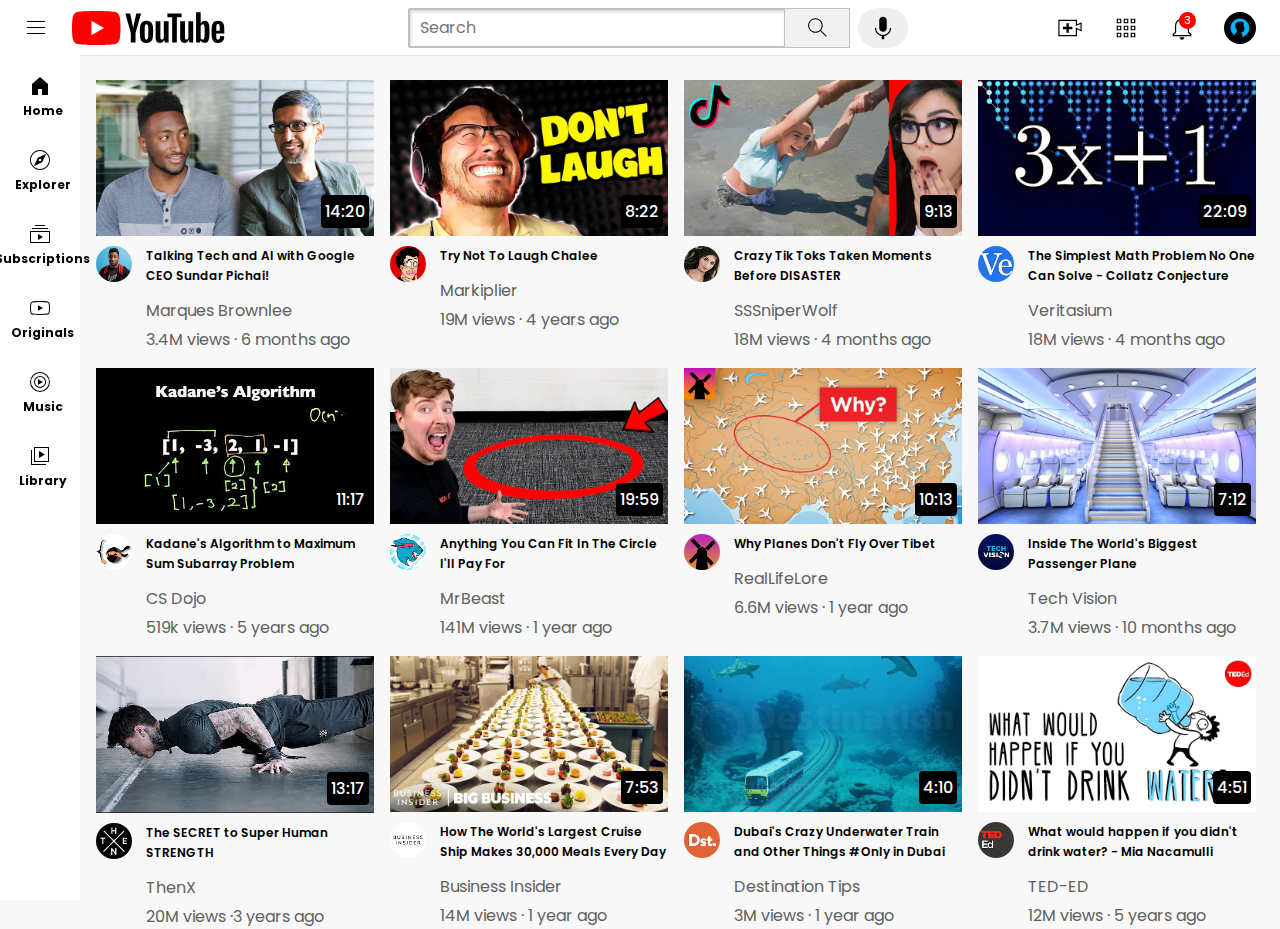
<file: Youtube/index.html>
<html lang="en">
  <head>
    <meta charset="UTF-8" />
    <meta name="viewport" content="width=device-width, initial-scale=1.0" />
    <title>Document</title>
    <link rel="preconnect" href="https://fonts.googleapis.com" />
    <link rel="preconnect" href="https://fonts.gstatic.com" crossorigin />
    <link
      href="https://fonts.googleapis.com/css2?family=Bebas+Neue&family=Nunito:ital,wght@0,200..1000;1,200..1000&family=Open+Sans:ital,wght@0,300;1,400;1,600&family=Poppins:wght@300;400;600&family=Roboto+Mono:wght@500&family=Roboto:wght@100&family=Rubik:ital,wght@0,300..900;1,300..900&family=Source+Code+Pro:ital,wght@0,200..900;1,200..900&family=Source+Sans+3:ital,wght@0,200..900;1,200..900&family=Space+Mono:ital,wght@0,400;0,700;1,400;1,700&display=swap"
      rel="stylesheet"
    />
    <link rel="stylesheet" href="../styles/header.css" />
    <link rel="stylesheet" href="../styles/video.css" />
    <link rel="stylesheet" href="../styles/general.css" />
    <link rel="stylesheet" href="../styles/sidebar.css" />
  </head>
  <body>
    <div class="header">
      <div class="left-section">
        <img class="hamburger-menu" src="../icons/hamburger-menu.svg" alt="" />
        <img class="youtube-logo" src="../icons/youtube-logo.svg" alt="" />
      </div>
      <div class="middle-section">
        <input type="text" placeholder="Search" class="search-bar" />
        <button class="search-button">
          <img class="search-icon" src="../icons/search.svg" alt="" />
          <div class="tooltip">search</div>
        </button>
        <button class="voice-search-button">
          <img class="voice-icon" src="../icons/voice-search-icon.svg" alt="" />
          <div class="tooltip">Search with your voice</div>
        </button>
      </div>
      <div class="right-section">
        <div class="upload-icon-container">
          <img class="upload-icon" src="../icons/upload.svg" />
          <div class="tooltip">Create</div>
        </div>

        <img class="youtube-apps-icon" src="../icons/youtube-apps.svg" />
        <div class="notifications-icon-container">
          <img class="notifications-icon" src="../icons/notifications.svg" />
          <div class="notification-count">3</div>
        </div>

        <img class="current-user-picture" src="./channel-pictures/farhan.jpg" />
      </div>
    </div>

    <div class="sidebar">
      <div class="sidebar-link">
        <img src="../icons/home.svg" />
        <div>Home</div>
      </div>
      <div class="sidebar-link">
        <img src="../icons/explore.svg" />
        <div>Explorer</div>
      </div>
      <div class="sidebar-link">
        <img src="../icons/subscriptions.svg" />
        <div>Subscriptions</div>
      </div>
      <div class="sidebar-link">
        <img src="../icons//originals.svg" />
        <div>Originals</div>
      </div>
      <div class="sidebar-link">
        <img src="../icons/youtube-music.svg" />
        <div>Music</div>
      </div>
      <div class="sidebar-link">
        <img src="../icons/library.svg" />
        <div>Library</div>
      </div>
    </div>

    <div class="video-grid">
      <div class="video-preview">
        <div class="thumbnail-row">
          <img
            src="./assets/thumbnail-1.webp"
            alt="First Image"
            class="thumbnail"
          />
          <div class="video-time">14:20</div>
        </div>
        <div class="video-info-grid">
          <div class="channel-picture">
            <img
              class="profile-picture"
              src="channel-pictures/channel-1.jpeg"
            />
          </div>
          <div class="video-info">
            <p class="video-title">
              Talking Tech and AI with Google CEO Sundar Pichai!
            </p>
            <p class="video-author">Marques Brownlee</p>
            <p class="video-stats">3.4M views &#183; 6 months ago</p>
          </div>
        </div>
      </div>

      <div class="video-preview">
        <div class="thumbnail-row">
          <img
            src="./assets/thumbnail-2.webp"
            alt="First Image"
            class="thumbnail"
          />
          <div class="video-time">8:22</div>
        </div>
        <div class="video-info-grid">
          <div class="channel-picture">
            <img
              class="profile-picture"
              src="channel-pictures/channel-2.jpeg"
            />
          </div>
          <div class="video-info">
            <p class="video-title">Try Not To Laugh Chalee</p>
            <p class="video-author">Markiplier</p>
            <p class="video-stats">19M views &#183; 4 years ago</p>
          </div>
        </div>
      </div>

      <div class="video-preview">
        <div class="thumbnail-row">
          <img
            src="./assets/thumbnail-3.webp"
            alt="First Image"
            class="thumbnail"
          />
          <div class="video-time">9:13</div>
        </div>
        <div class="video-info-grid">
          <div class="channel-picture">
            <img
              class="profile-picture"
              src="channel-pictures/channel-3.jpeg"
            />
          </div>
          <div class="video-info">
            <p class="video-title">
              Crazy Tik Toks Taken Moments Before DISASTER
            </p>
            <p class="video-author">SSSniperWolf</p>
            <p class="video-stats">18M views &#183; 4 months ago</p>
          </div>
        </div>
      </div>

      <div class="video-preview">
        <div class="thumbnail-row">
          <img
            src="./assets/thumbnail-4.webp"
            alt="First Image"
            class="thumbnail"
          />
          <div class="video-time">22:09</div>
        </div>
        <div class="video-info-grid">
          <div class="channel-picture">
            <img
              class="profile-picture"
              src="channel-pictures/channel-4.jpeg"
            />
          </div>
          <div class="video-info">
            <p class="video-title">
              The Simplest Math Problem No One Can Solve - Collatz Conjecture
            </p>
            <p class="video-author">Veritasium</p>
            <p class="video-stats">18M views &#183; 4 months ago</p>
          </div>
        </div>
      </div>

      <div class="video-preview">
        <div class="thumbnail-row">
          <img
            src="./assets/thumbnail-5.webp"
            alt="First Image"
            class="thumbnail"
          />
          <div class="video-time">11:17</div>
        </div>
        <div class="video-info-grid">
          <div class="channel-picture">
            <img
              class="profile-picture"
              src="channel-pictures/channel-5.jpeg"
            />
          </div>
          <div class="video-info">
            <p class="video-title">
              Kadane's Algorithm to Maximum Sum Subarray Problem
            </p>
            <p class="video-author">CS Dojo</p>
            <p class="video-stats">519k views &#183; 5 years ago</p>
          </div>
        </div>
      </div>

      <div class="video-preview">
        <div class="thumbnail-row">
          <img
            src="./assets/thumbnail-6.webp"
            alt="First Image"
            class="thumbnail"
          />
          <div class="video-time">19:59</div>
        </div>
        <div class="video-info-grid">
          <div class="channel-picture">
            <img
              class="profile-picture"
              src="channel-pictures/channel-6.jpeg"
            />
          </div>
          <div class="video-info">
            <p class="video-title">
              Anything You Can Fit In The Circle I'll Pay For
            </p>
            <p class="video-author">MrBeast</p>
            <p class="video-stats">141M views &#183; 1 year ago</p>
          </div>
        </div>
      </div>

      <div class="video-preview">
        <div class="thumbnail-row">
          <img
            src="./assets/thumbnail-7.webp"
            alt="First Image"
            class="thumbnail"
          />
          <div class="video-time">10:13</div>
        </div>
        <div class="video-info-grid">
          <div class="channel-picture">
            <img
              class="profile-picture"
              src="channel-pictures/channel-7.jpeg"
            />
          </div>
          <div class="video-info">
            <p class="video-title">Why Planes Don't Fly Over Tibet</p>
            <p class="video-author">RealLifeLore</p>
            <p class="video-stats">6.6M views &#183; 1 year ago</p>
          </div>
        </div>
      </div>

      <div class="video-preview">
        <div class="thumbnail-row">
          <img
            src="./assets/thumbnail-8.webp"
            alt="First Image"
            class="thumbnail"
          />
          <div class="video-time">7:12</div>
        </div>
        <div class="video-info-grid">
          <div class="channel-picture">
            <img
              class="profile-picture"
              src="channel-pictures/channel-8.jpeg"
            />
          </div>
          <div class="video-info">
            <p class="video-title">
              Inside The World's Biggest Passenger Plane
            </p>
            <p class="video-author">Tech Vision</p>
            <p class="video-stats">3.7M views &#183; 10 months ago</p>
          </div>
        </div>
      </div>

      <div class="video-preview">
        <div class="thumbnail-row">
          <img
            src="./assets/thumbnail-9.webp"
            alt="First Image"
            class="thumbnail"
          />
          <div class="video-time">13:17</div>
        </div>
        <div class="video-info-grid">
          <div class="channel-picture">
            <img
              class="profile-picture"
              src="channel-pictures/channel-9.jpeg"
            />
          </div>
          <div class="video-info">
            <p class="video-title">The SECRET to Super Human STRENGTH</p>
            <p class="video-author">ThenX</p>
            <p class="video-stats">20M views &#183;3 years ago</p>
          </div>
        </div>
      </div>

      <div class="video-preview">
        <div class="thumbnail-row">
          <img
            src="./assets/thumbnail-10.webp"
            alt="First Image"
            class="thumbnail"
          />
          <div class="video-time">7:53</div>
        </div>
        <div class="video-info-grid">
          <div class="channel-picture">
            <img
              class="profile-picture"
              src="channel-pictures/channel-10.jpeg"
            />
          </div>
          <div class="video-info">
            <p class="video-title">
              How The World's Largest Cruise Ship Makes 30,000 Meals Every Day
            </p>
            <p class="video-author">Business Insider</p>
            <p class="video-stats">14M views &#183; 1 year ago</p>
          </div>
        </div>
      </div>

      <div class="video-preview">
        <div class="thumbnail-row">
          <img
            src="./assets/thumbnail-11.webp"
            alt="First Image"
            class="thumbnail"
          />
          <div class="video-time">4:10</div>
        </div>
        <div class="video-info-grid">
          <div class="channel-picture">
            <img
              class="profile-picture"
              src="channel-pictures/channel-11.jpeg"
            />
          </div>
          <div class="video-info">
            <p class="video-title">
              Dubai's Crazy Underwater Train and Other Things #Only in Dubai
            </p>
            <p class="video-author">Destination Tips</p>
            <p class="video-stats">3M views &#183; 1 year ago</p>
          </div>
        </div>
      </div>
      <div class="video-preview">
        <div class="thumbnail-row">
          <img
            src="./assets/thumbnail-12.webp"
            alt="First Image"
            class="thumbnail"
          />
          <div class="video-time">4:51</div>
        </div>
        <div class="video-info-grid">
          <div class="channel-picture">
            <img
              class="profile-picture"
              src="channel-pictures/channel-12.jpeg"
            />
          </div>
          <div class="video-info">
            <p class="video-title">
              What would happen if you didn't drink water? - Mia Nacamulli
            </p>
            <p class="video-author">TED-ED</p>
            <p class="video-stats">12M views &#183; 5 years ago</p>
          </div>
        </div>
      </div>
    </div>
  </body>
</html>
</file>
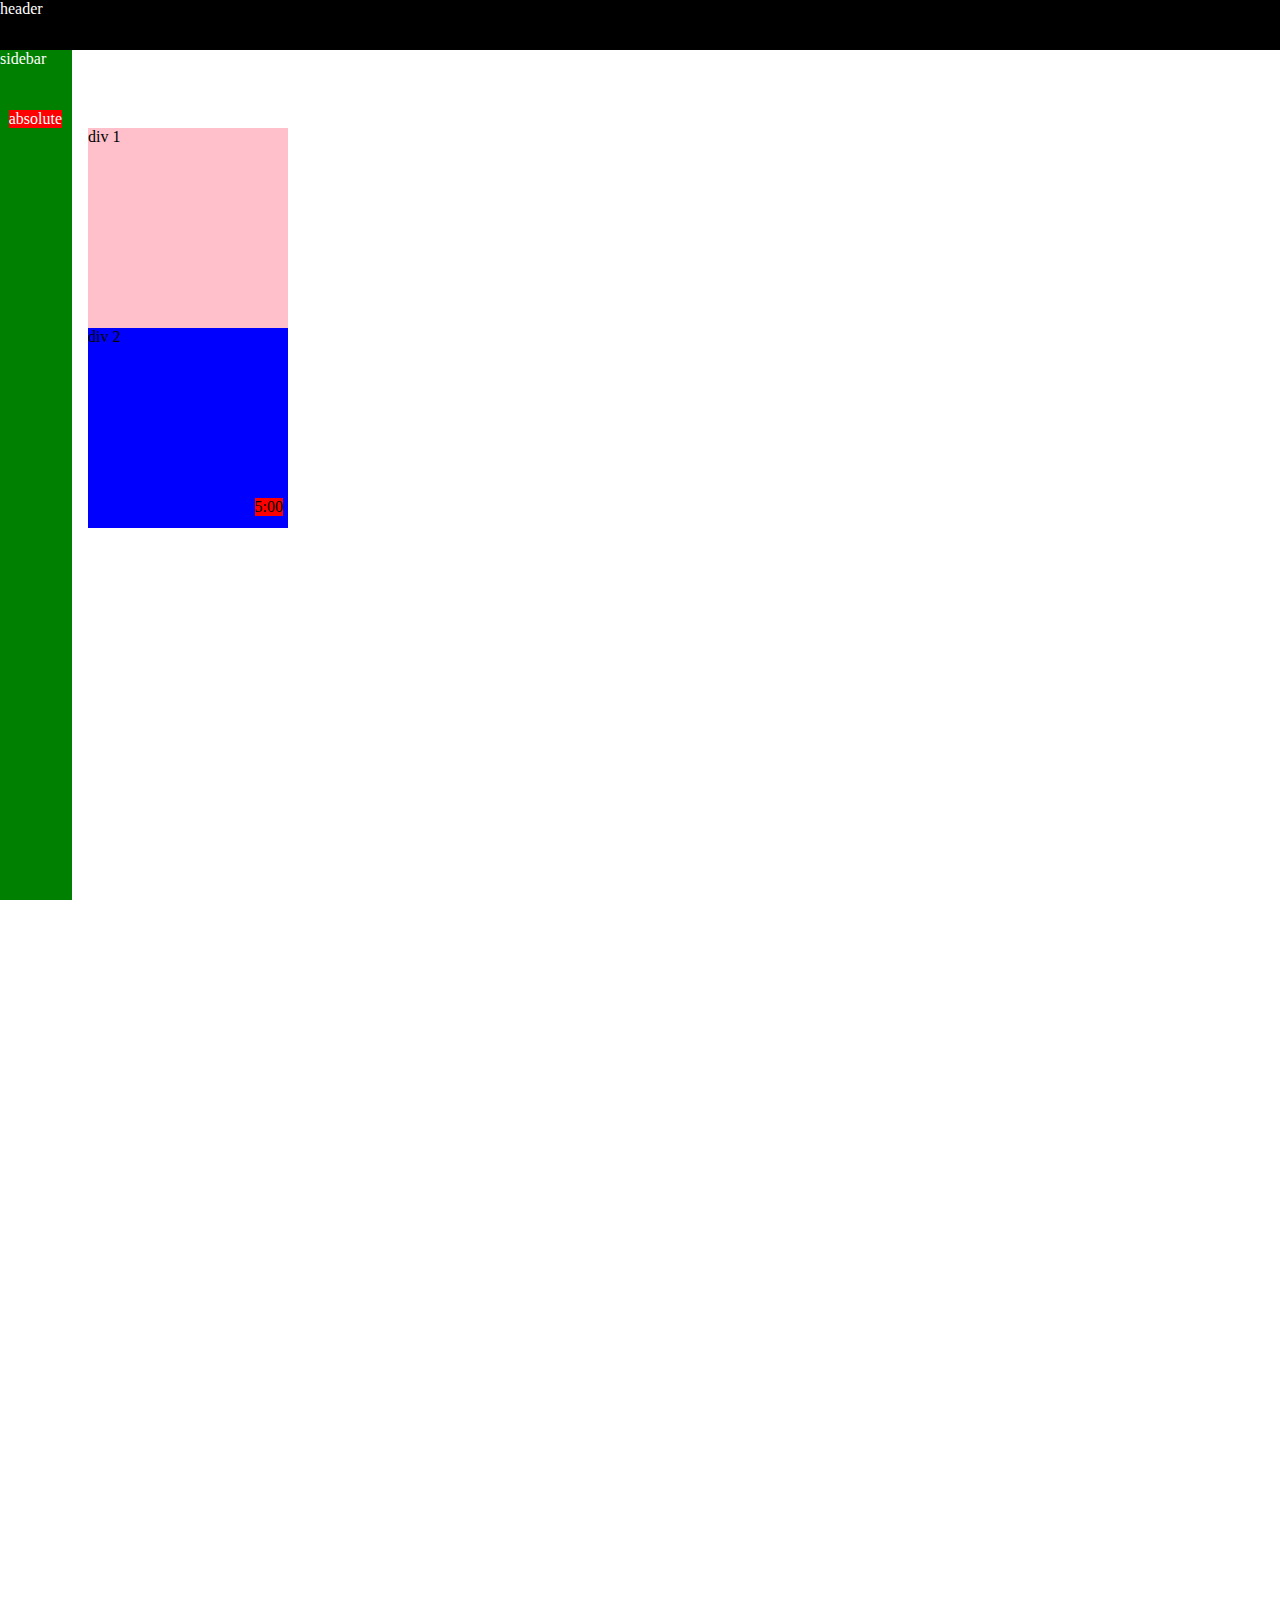
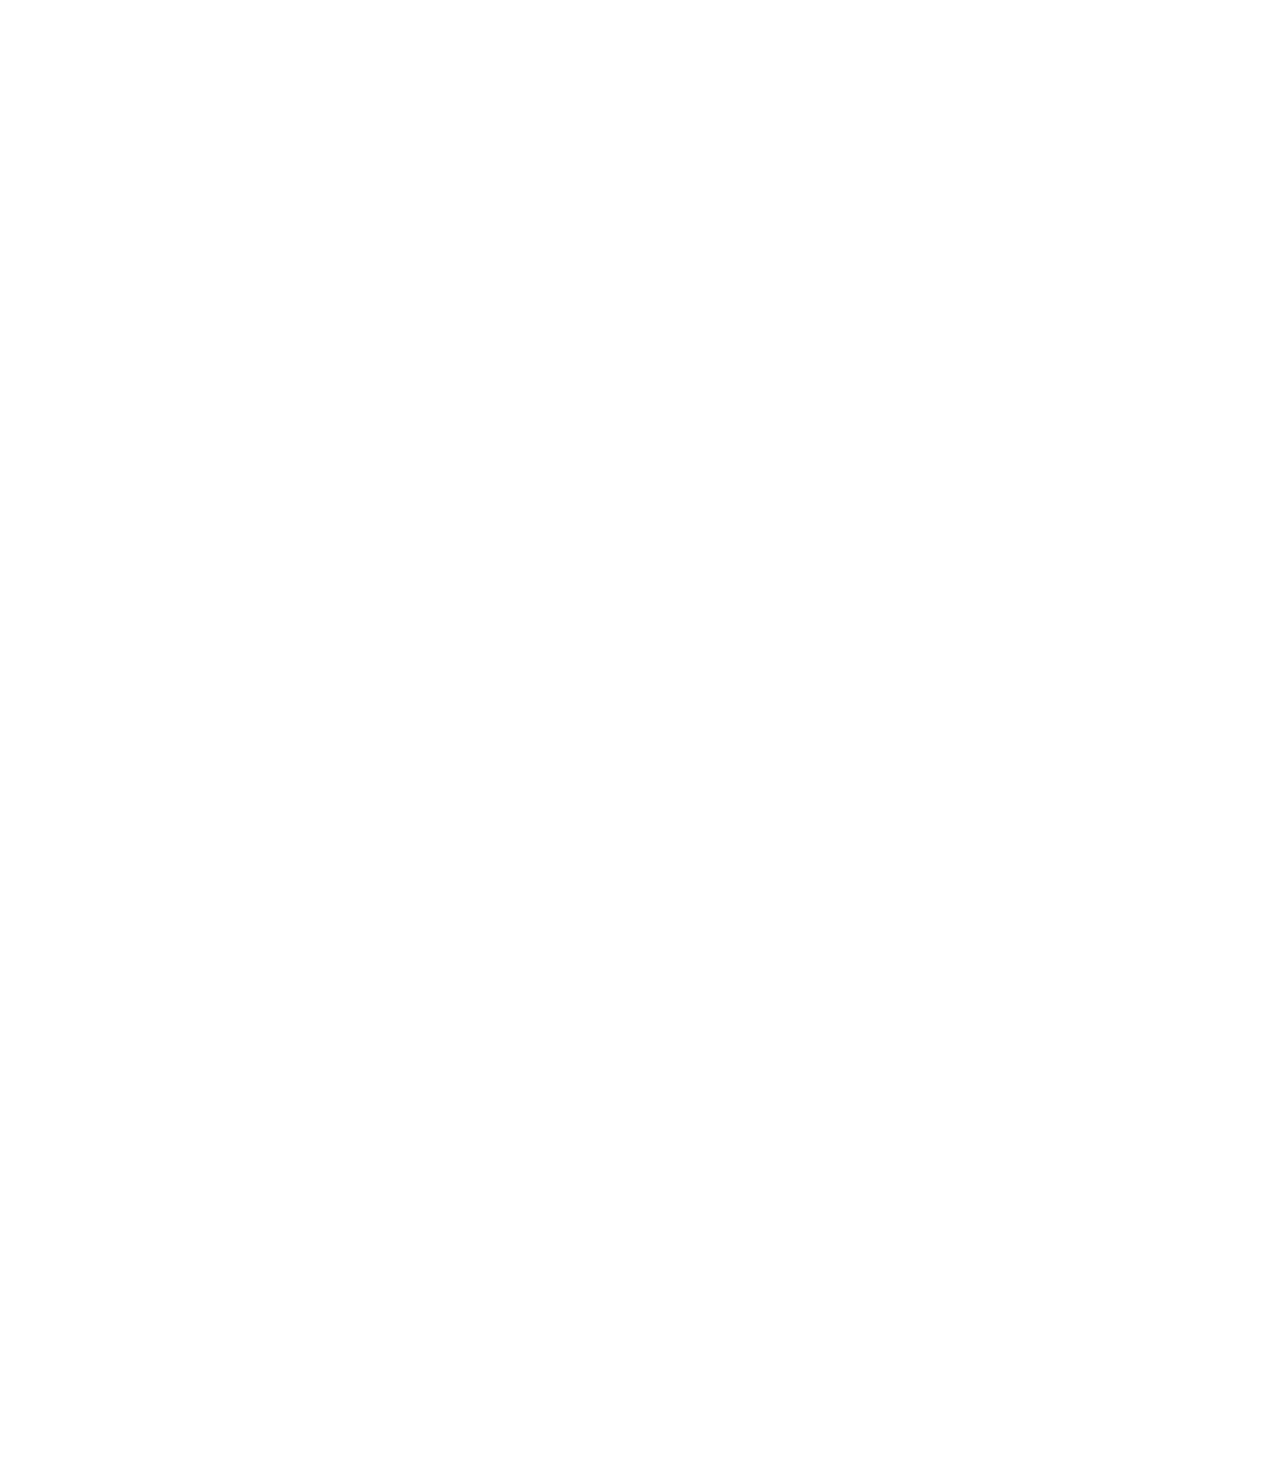
<file: Youtube/position.html>
<html lang="en">
  <head>
    <meta charset="UTF-8" />
    <meta name="viewport" content="width=device-width, initial-scale=1.0" />
    <title>Document</title>
  </head>
  <body style="height: 3000px; padding-top: 60px; padding-left: 80px">
    <div
      style="
        background-color: black;
        color: white;
        position: fixed;
        top: 0px;
        left: 0px;
        right: 0px;
        height: 50px;
      "
    >
      header
    </div>
    <div
      style="
        background-color: green;
        color: white;
        position: fixed;
        left: 0;
        bottom: 0;
        top: 50px;
        width: 72px;
      "
    >
      sidebar
      <div
        style="
          background-color: red;
          position: absolute;
          top: 60px;
          right: 10px;
        "
      >
        absolute
      </div>
    </div>

    <div
      style="
        background-color: pink;
        height: 200px;

        width: 200px;
        position: static;
        margin-top: 60px;
      "
    >
      div 1
    </div>
    <div
      style="
        background-color: blue;
        height: 200px;
        position: relative;
        width: 200px;
      "
    >
      div 2
      <div
        style="
          background-color: red;
          position: absolute;
          top: 170px;
          right: 5px;
        "
      >
        5:00
      </div>
    </div>
  </body>
</html>
</file>
<file: styles/header.css>
.header {
  height: 55px;
  display: flex;
  flex-direction: row;
  justify-content: space-between;
  position: fixed;
  top: 0;
  left: 0;
  right: 0;
  z-index: 100;
  background-color: white;
  border-bottom-width: 1px;
  border-bottom-style: solid;
  border-bottom-color: rgb(228, 228, 228);
}

.left-section {

  display: flex;
  align-items: center;
}

.middle-section {
  flex: 1;
  margin-left: 70px;
  margin-right: 35px;
  max-width: 500px;
  display: flex;
  align-items: center;
}

.right-section {
  display: flex;
  margin-right: 24px;
  align-items: center;
  justify-content: space-between;
  flex-shrink: 0;
  width: 200px;
}

.search-bar {
  flex: 1;
  height: 40px;
  padding-left: 10px;
  font-size: 1rem;
  border-color: rgb(192, 192, 192);
  border-width: 2px;
  border-style: solid;
  border-radius: 2px;
  box-shadow: inset 1px 2px 3px rgba(0, 0, 0, 0.15);
  width: 0;
  ;
}

.hamburger-menu {
  height: 24px;
  margin-left: 24px;
  margin-right: 24px;
}

.youtube-logo {
  height: 34px;
}

.search-bar::placeholder {
  font-family: poppins, Arial;
  font-size: 1rem;

}

.search-icon {
  height: 25px;

}

.search-button {
  height: 40px;
  width: 66px;
  background-color: rgb(240, 240, 240);
  border-width: 1px;
  border-style: solid;
  border-color: rgb(192, 192, 192);
  margin-left: -2px;
  margin-right: 8px;
  position: relative;
}

.search-button .tooltip,
.voice-search-button .tooltip,
.upload-icon-container .tooltip {
  position: absolute;
  background-color: gray;
  color: white;
  padding-top: 4px;
  padding-bottom: 4px;
  padding-left: 8px;
  padding-right: 8px;
  border-radius: 2px;
  font-size: 12px;
  bottom: -30px;
  right: -5px;
  opacity: 0;
  transition: opactiy 0.15s;
  pointer-events: none;
  white-space: nowrap;
}

.search-button:hover .tooltip,
.voice-search-button:hover .tooltip,
.upload-icon-container:hover .tooltip {
  opacity: 1;
}

.voice-search-button {
  height: 40px;
  width: 50px;
  border-radius: 20px;
  border: none;


}

.search-button,
.voice-search-button,
.upload-icon-container {
  display: flex;
  justify-content: center;
  align-items: center;
  position: relative;
}




.voice-icon {
  height: 30px;

}

.upload-icon {
  height: 28px
}

.youtube-apps-icon {
  height: 28px;
}

.notifications-icon {
  height: 28px;
}

.notifications-icon-container {
  position: relative;

}

.notification-count {
  position: absolute;
  background-color: red;
  color: white;
  top: -2px;
  right: 0;
  font-family: poppins, arial;
  font-size: 11px;
  padding-left: 5px;
  padding-right: 5px;

  border-radius: 10px;
}

.current-user-picture {
  height: 32px;
  border-radius: 1rem;
}
</file>
<file: styles/video.css>
.thumbnail {
  width: 100%;
}


.video-title {
  margin-bottom: 12px;
  margin-top: 0;
  font-size: 12px;
  font-weight: 600;
  line-height: 20px;
  color: black;
}

.video-info-grid {
  display: grid;
  grid-template-columns: 50px 1fr;
}

.profile-picture {
  width: 36px;
  border-radius: 50%;
}

.thumbnail-row {
  position: relative;
  margin-bottom: 10px;
}

.video-author,
.video-stats {
  font-size: 16px;
  color: rgb(96, 96, 96);
}

.video-author {
  margin-bottom: 4px;
}

.video-grid {
  display: grid;
  grid-template-columns: 1fr 1fr 1fr;
  column-gap: 1rem;
  row-gap: 1rem;
}

@media (max-width:750px) {
  .video-grid {
    grid-template-columns: 1fr 1fr;
  }
}

@media (min-width:1000px) {
  .video-grid {
    grid-template-columns: 1fr 1fr 1fr 1fr;
  }
}

@media (min-width:751px) and (max-width:999px) {
  .video-grid {
    grid-template-columns: 1fr 1fr 1fr;
  }
}

.video-time {
  font-family: poppins, arail;
  font-size: 1rem;
  font-weight: 500;
  padding: 4px 4px 4px 4px;
  border-radius: 4px;
  background-color: black;
  color: white;
  position: absolute;
  bottom: 8px;
  right: 5px;
}
</file>
<file: styles/general.css>
p {
  font-family: poppins, Arial;
  margin-top: 0;
  margin-bottom: 0;
}

body {
  margin: 0;
  padding-top: 80px;
  padding-left: 96px;
  padding-right: 24px;
  background-color: rgb(248, 248, 248);
}
</file>
<file: styles/sidebar.css>
.sidebar {
    position: fixed;
    left: 0;
    bottom: 0;
    top: 55px;
    background-color: white;
    width: 80px;
    z-index: 200;
    padding-top: 5px;
}

.sidebar-link {
    height: 74px;
    display: flex;
    justify-content: center;
    align-items: center;
    flex-direction: column;
    cursor: pointer;
}

.sidebar-link:hover {
    background-color: rgb(235, 235, 235);
}

.sidebar-link img {
    height: 24px;
    margin-bottom: 4px;
}

.sidebar-link div {
    font-size: 12px;
    font-weight: bolder;
    font-family: poppins;
    padding-left: 5px;
}
</file>
